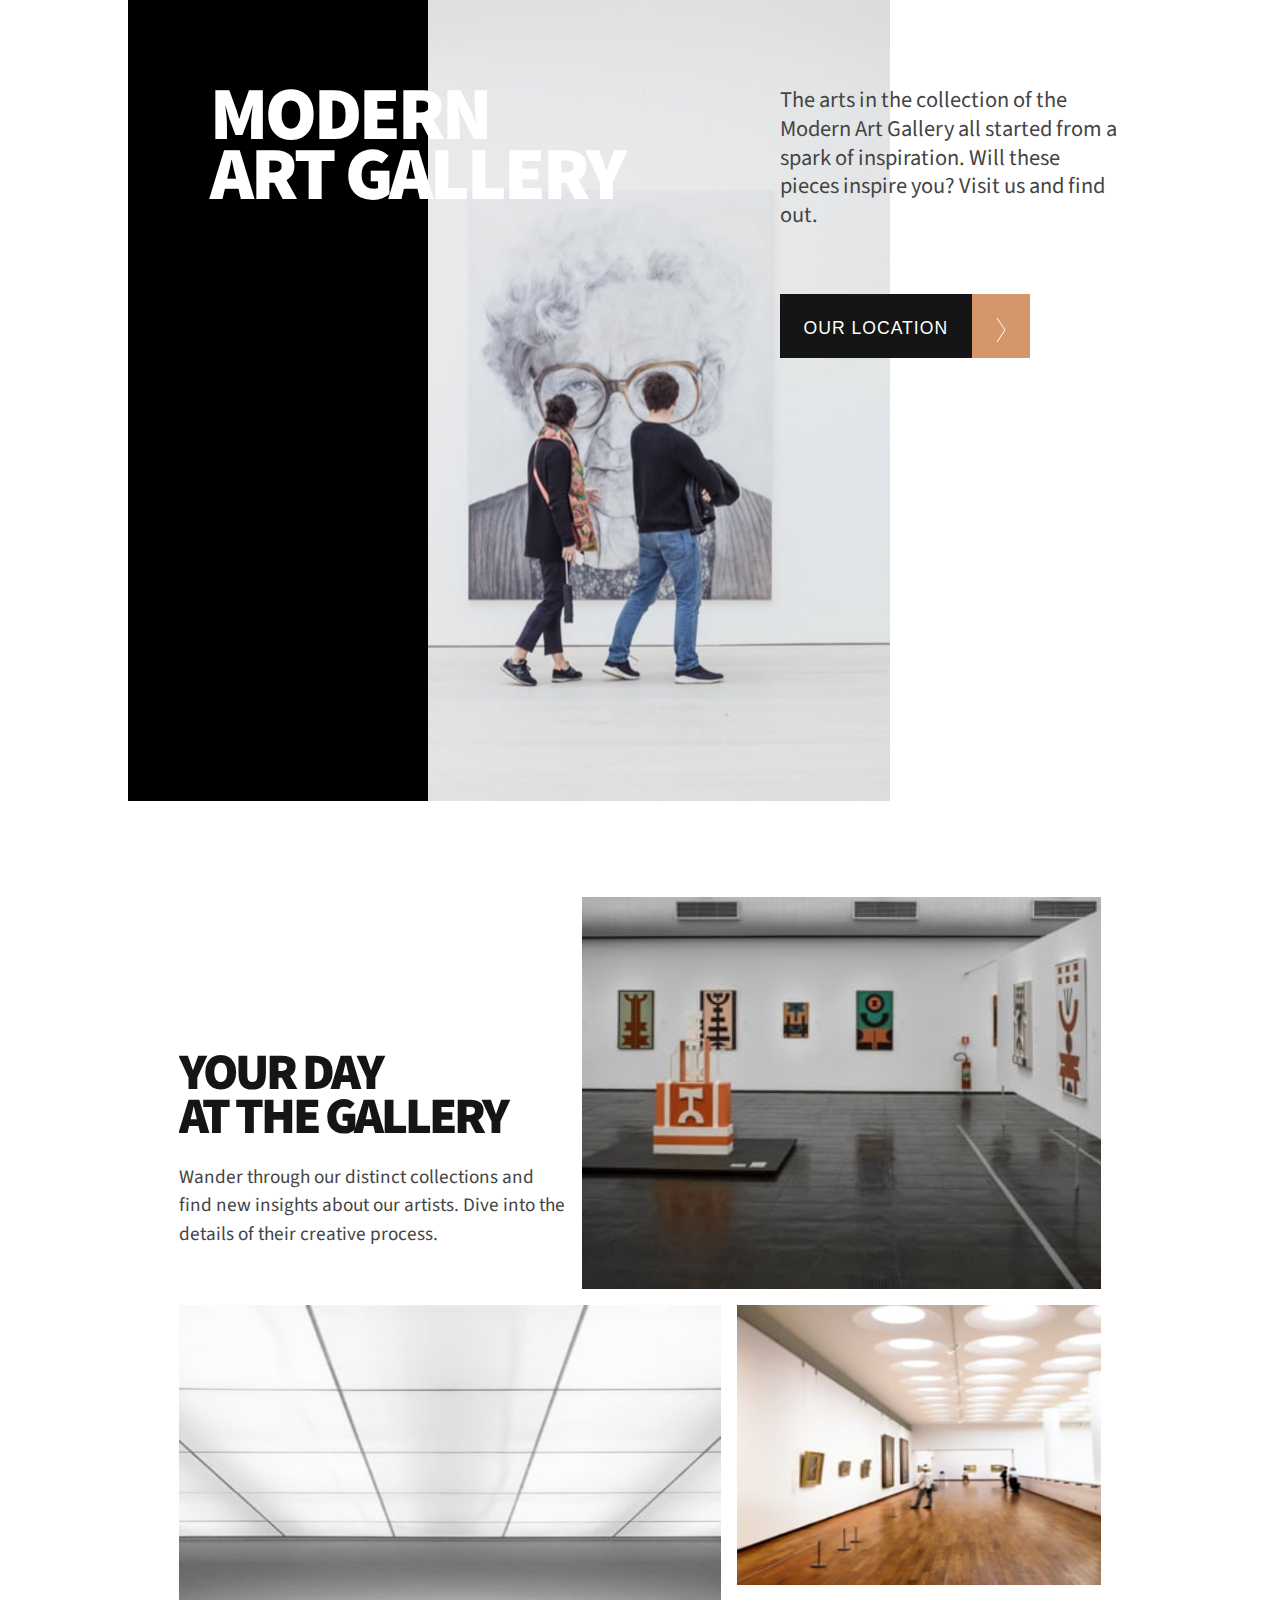
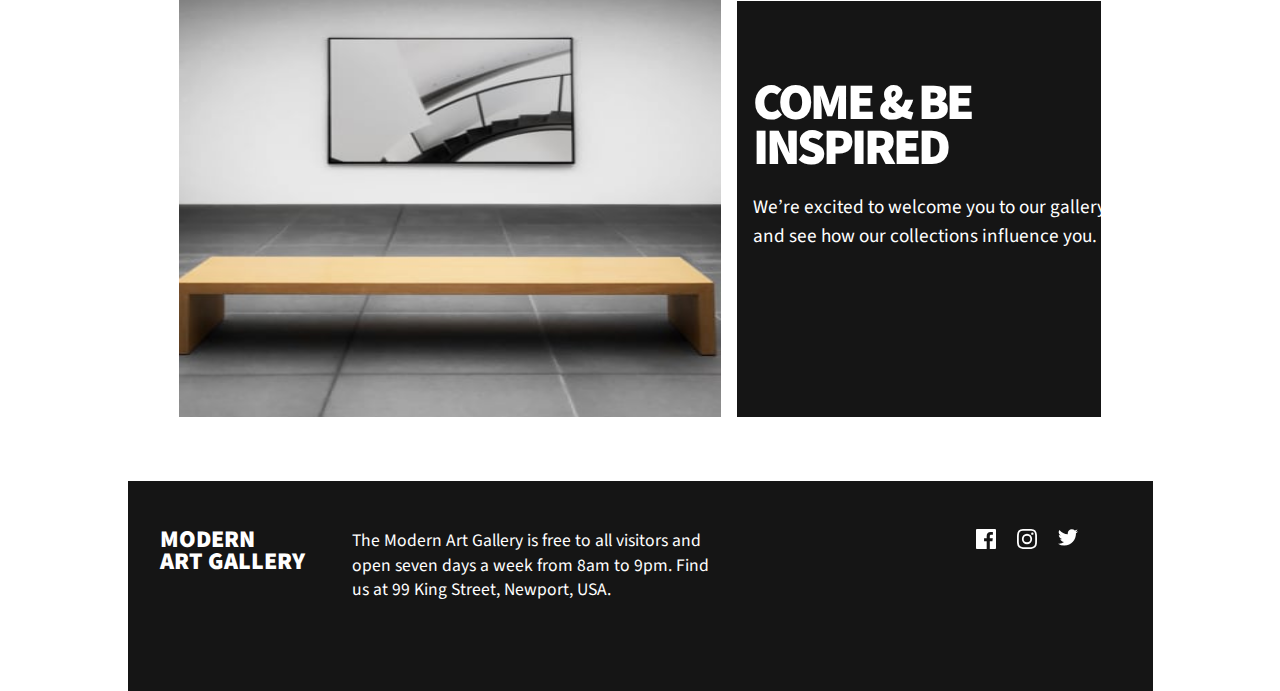
<file: index.html>
<!DOCTYPE html>
<html lang="en">
  <head>
    <meta charset="UTF-8" />
    <meta name="viewport" content="width=device-width, initial-scale=1.0" />
    <link rel="preconnect" href="https://fonts.googleapis.com" />
    <link rel="preconnect" href="https://fonts.gstatic.com" crossorigin />
    <link
      href="https://fonts.googleapis.com/css2?family=Source+Sans+Pro:wght@400;700;900&display=swap"
      rel="stylesheet"
    />
    <link rel="stylesheet" href="/style.css" />
    <link
      rel="icon"
      type="image/png"
      sizes="32x32"
      href="./assets/favicon-32x32.png"
    />

    <title>Art gallery website</title>
  </head>
  <body>
    <header class="hero">
      <img class="hero-img" src="/assets/mobile/image-hero.jpg" />
      <div class="hero-wrapper">
        <h1 class="hero-header header">
          Modern <br />
          Art Gallery
        </h1>

        <p class="hero-text paragraph">
          The arts in the collection of the Modern Art Gallery all started from
          a spark of inspiration. Will these pieces inspire you? Visit us and
          find out.
        </p>
        <a class="hero-buttons" href="/location.html">
        <div class="hero-buttons">
          <button class="hero-btn-dark btn">OUR location</button>
            <button class="hero-btn-light btn">
              <img src="/assets/icon-arrow-right.svg" />
            </button>
          </div>
        </div>
      </a>
    </header>

    <main class="gallery-grid">
      <!-- <picture>
      <source media="(min-width: 630px)" srcset="/assets/tablet/image-grid-1.jpg">
      <img class="picture1" src="/assets/mobile/image-grid-1.jpg" alt="Chinese room">
    </picture> -->
      <img
        class="picture1"
        src="/assets/mobile/image-grid-1.jpg"
        alt="Chinese room"
      />
      <img
        class="picture1tablet"
        src="/assets/tablet/image-grid-1.jpg"
        alt="Chinese room"
      />

      <div class="gallery-text day light">
        <h2 class="gallery-header header light">
          Your day <br />
          at the gallery
        </h2>
        <p class="gallery-text light paragraph">
          Wander through our distinct collections and find new insights about
          our artists. Dive into the details of their creative process.
        </p>
      </div>
      <!-- <picture>
      <source media="(min-width: 630px)" srcset="/assets/tablet/image-grid-2.jpg">
      <img class="picture2" src="/assets/mobile/image-grid-2.jpg" alt="sitting area">
    </picture> -->
      <img
        class="picture2"
        src="/assets/mobile/image-grid-2.jpg"
        alt="sitting area"
      />
      <img
        class="picture2tablet"
        src="/assets/tablet/image-grid-2.jpg"
        alt="sitting area"
      />

      <!-- <picture>
      <source media="(min-width: 630px)" srcset="/assets/tablet/image-grid-3.jpg">
      <img class="picture3" src="/assets/mobile/image-grid-3.jpg" alt="main hall">
    </picture> -->
      <img
        class="picture3"
        src="/assets/mobile/image-grid-3.jpg"
        alt="main hall"
      />
      <img
        class="picture3tablet"
        src="/assets/tablet/image-grid-3.jpg"
        alt="main hall"
      />

      <div class="gallery-text gallery-dark dark">
        <h2 class="gallery-header header">Come &amp; be inspired</h2>
        <p class="gallery-text-dark paragraph">
          We’re excited to welcome you to our gallery and see how our
          collections influence you.
        </p>
      </div>
    </main>

    <footer class="footer">
      <h2 class="footer-header header">
        Modern <br />
        Art Gallery
      </h2>
      <p class="footer-text paragraph">
        The Modern Art Gallery is free to all visitors and open seven days a
        week from 8am to 9pm. Find us at 99 King Street, Newport, USA.
      </p>
      <ul class="social-links">
        <li class="social-link">
          <img
            class="social-icon"
            src="/assets/icon-facebook.svg"
            alt="facebook"
          />
        </li>
        <li class="social-link">
          <img
            class="social-icon"
            src="/assets/icon-instagram.svg"
            alt="instagram"
          />
        </li>
        <li class="social-link">
          <img
            class="social-icon"
            src="/assets/icon-twitter.svg"
            alt="twitter"
          />
        </li>
      </ul>
    </footer>

    <!-- <div class="grid">
    <div class="el1 el"></div>
    <div class="el2 el"></div>
      <div class="el3 el"></div>
      <div class="el4 el"></div>
      <div class="el5 el"></div>
      <div class="el6 el"></div>
  </div> -->
  </body>
</html>
</file>
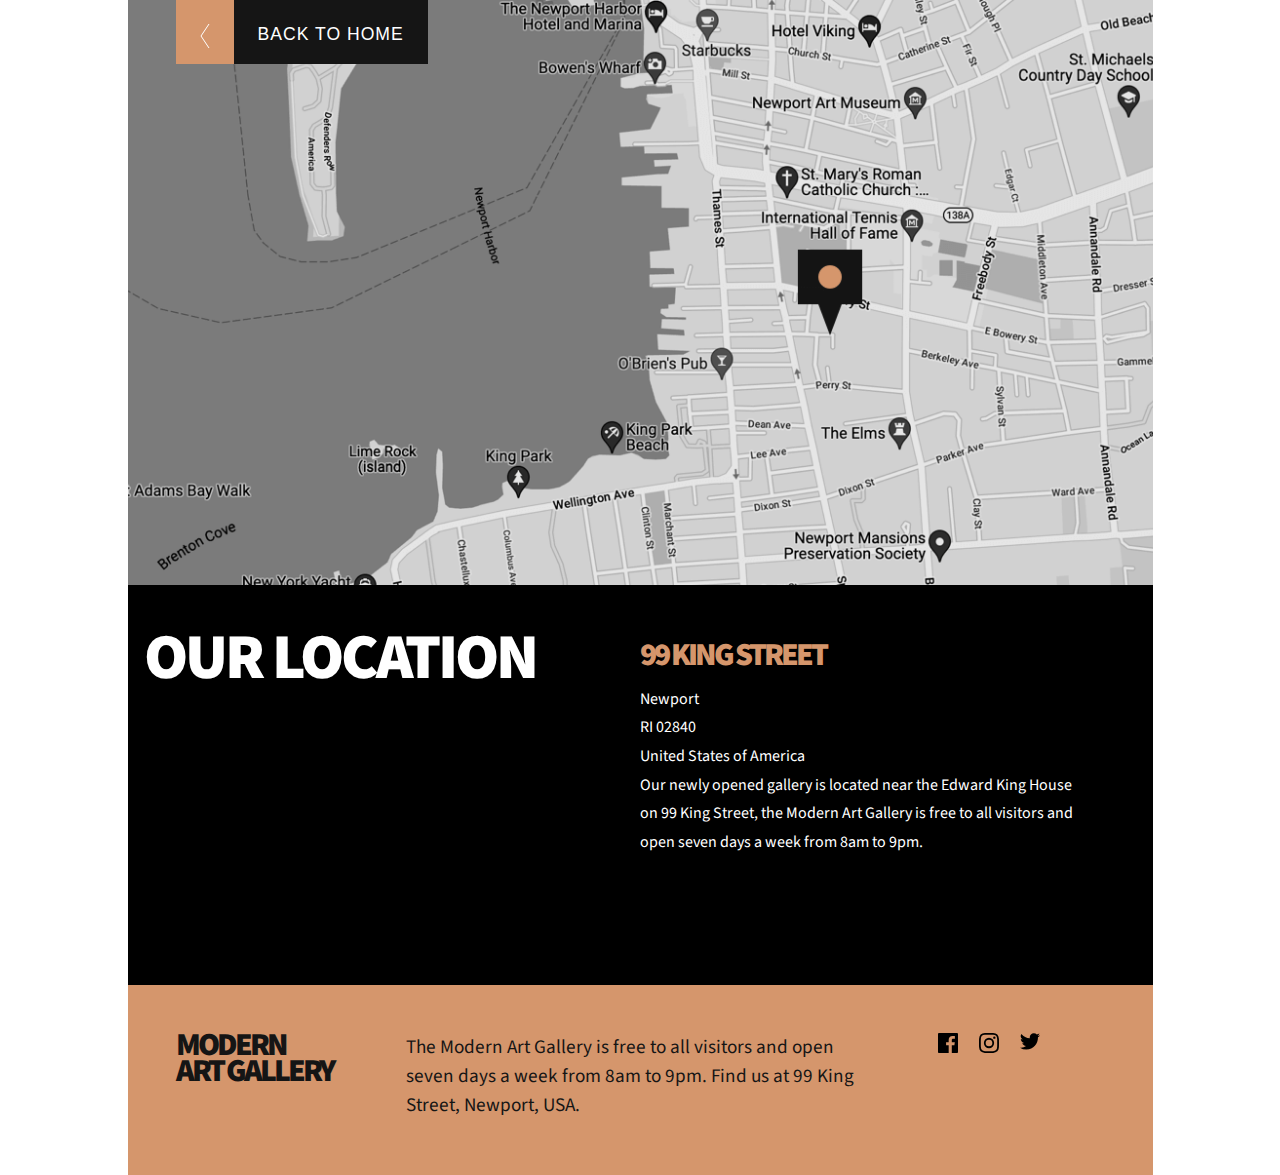
<file: location.html>
<!DOCTYPE html>
<html lang="en">
  <head>
    <meta charset="UTF-8" />
    <meta name="viewport" content="width=device-width, initial-scale=1.0" />
    <link rel="preconnect" href="https://fonts.googleapis.com" />
    <link rel="preconnect" href="https://fonts.gstatic.com" crossorigin />
    <link
      href="https://fonts.googleapis.com/css2?family=Source+Sans+Pro:wght@400;700;900&display=swap"
      rel="stylesheet"
    />
    <link rel="stylesheet" href="/style.css" />
    <link
      rel="icon"
      type="image/png"
      sizes="32x32"
      href="./assets/favicon-32x32.png"
    />

    <title>Frontend Mentor | Art gallery website</title>
  </head>
  <body>
    <header class="location-header">
      <a class="location-btns" href="index.html">

        <div class="hero-buttons">
          
          <button class="hero-btn-light btn">
            <img src="/assets/icon-arrow-left.svg" />
          </button>
          <button class="hero-btn-dark btn">Back to Home</button>
        </div>
      </a>
    </header>
    <main class="location-main">
      <h2 class="header header-white">Our location</h2>
      <h3 class="header header-golden">99 King Street</h3>
      <p class="paragraph paragraph-location address">
        Newport <br />
        RI 02840 <br />
        United States of America
      </p>
      <p class="paragraph paragraph-location par">
        Our newly opened gallery is located near the Edward King House on 99
        King Street, the Modern Art Gallery is free to all visitors and open
        seven days a week from 8am to 9pm.
      </p>
    </main>
    <footer class="footer-location">
      <h2 class="footer-header-location header">
        Modern <br />
        Art Gallery
      </h2>
      <p class="footer-text-location paragraph">
        The Modern Art Gallery is free to all visitors and open seven days a
        week from 8am to 9pm. Find us at 99 King Street, Newport, USA.
      </p>
      <ul class="social-links">
        <li class="social-link">
          <img
            class="social-icon-location"
            src="/assets/icon-facebook-black.svg"
            alt="facebook"
          />
        </li>
        <li class="social-link">
          <img
            class="social-icon-location"
            src="/assets/icon-instagram-black.svg"
            alt="instagram"
          />
        </li>
        <li class="social-link">
          <img
            class="social-icon-location"
            src="/assets/icon-twitter-black.svg"
            alt="twitter"
          />
        </li>
      </ul>
    </footer>
  </body>
</html>
</file>
<file: style.css>
* {
  margin: 0;
  padding: 0;
  box-sizing: border-box;
}
html,
body {
  max-width: 100%;
  overflow-x: hidden;
}
body {
  font-family: "Source Sans Pro", sans-serif;
  color: rgb(21, 21, 21);
  font-size: 62.5%;
}
img {
  margin-bottom: 1.3rem;
}


a:link, a:visited{
  text-decoration: none;
}

.hero-wrapper,
.gallery-grid {
  width: 90%;
  margin: 2rem auto;
}

.paragraph {
  color: rgb(68, 68, 68);
  font-size: 1.2rem;
  line-height: 1.8rem;
  margin-bottom: 2.5rem;
}
.header {
  font-size: 3.2rem;
  line-height: 2.8rem;
  letter-spacing: -3px;
  text-transform: uppercase;
  font-weight: 900;
  margin-bottom: 2.5rem;
}
.hero-text {
  margin-bottom: 2rem;
}
.btn {
  border: none;
  background-color: none;
  text-transform: uppercase;
  font-size: 1.1rem;
  letter-spacing: 1px;
  padding: 1.5rem 1.5rem;
  max-height: 4rem;
}
.hero-buttons {
  display: flex;
  margin-bottom: 7rem;
}
.hero-btn-dark {
  color: #fff;
  background-color: rgb(21, 21, 21);
}
.hero-btn-light {
  color: #fff;
  background-color: #d5966c;
}
.gallery-header {
  margin-bottom: 1.4rem;
}
.dark {
  background-color: rgb(21, 21, 21);
  color: #fff;
  padding: 2rem 1rem;
}
.gallery-text-dark {
  color: #fff;
  margin-bottom: 1rem;
}
.footer {
  color: #fff;
  background-color: rgb(21, 21, 21);
  padding: 2rem 2rem;
}
.footer-header {
  font-size: 1.5rem;
  line-height: 0.9;
  letter-spacing: 0px;
}
.footer-text {
  font-size: 1.1rem;
  line-height: 1.4;
  color: #fff;
}
.social-links {
  list-style: none;
  display: flex;
  flex-direction: row;
  gap: 1.3rem;
}
.picture1tablet,
.picture2tablet,
.picture3tablet {
  display: none;
}

/* ===================== LOCATION ===================== */

.location-header{
    background-image: url(/assets/mobile/image-map.png);
    /* background-position: center; */
    background-size: cover;
    /* background-repeat: no-repeat; */
    
    object-fit: contain;
    min-width: 100%;
    /* width: 100%; */
    min-height: 65vh;
    /* height: 65%; */
    background-color: rgb(119, 113, 113);

}
.location-main{
    background-color: black;
    padding: 3rem 1rem .5rem;
}
.header-white{
    color: #fff;
    font-size: 2.5rem;
}
.header-golden{
    color: #d5966c;
    font-size: 2rem;
}
.paragraph-location{
    color: #fff;
    font-size: 1rem;
}
.footer-location{
    background-color: #d5966c;
    padding: 1rem;
}
.footer-text-location{
    color: rgb(21, 21, 21);
    
}





@media screen and (min-width: 630px) {
  .picture1tablet,
  .picture2tablet,
  .picture3tablet {
    display: block;
  }
  .picture1,
  .picture2,
  .picture3 {
    display: none;
  }

  img {
    margin-bottom: 0;
  }
  .hero-img {
    display: none;
  }
  .hero {
    background-image: url(/assets/tablet/image-hero.jpg);
    height: 43rem;
    background-repeat: no-repeat;
    display: grid;
    grid-template: repeat(4, 1fr) / 1fr 1fr;
    max-width: 820px;
  }
  .hero-wrapper {
    max-width: 22rem;
    grid-column: 2;
    grid-row: 3;
    margin: 0;
    margin-top: 5rem;
    width: 100%;
  }
  .hero-header {
    font-size: 3.7rem;
    margin-bottom: 4rem;
    line-height: 0.8;
  }
  .hero .paragraph {
    font-size: 1.4rem;
    margin-bottom: 4rem;
  }
  .gallery-grid {
    width: 95%;
    max-width: 90%;
    height: 70rem;
    margin: 6rem auto 0;
    display: grid;
    justify-content: stretch;
    justify-items: stretch;
    grid-template-columns: 42% 15% 42%;
    grid-template-rows: 35% 25% 40%;
    grid-template-areas:
      "textTop topPicture topPicture"
      "bigPicture bigPicture smallPicture"
      "bigPicture bigPicture bottomText";
    gap: 1rem;
    overflow: hidden;
    margin-bottom: 4rem;
  }

  .picture1tablet {
    grid-area: topPicture;
    align-self: end;
  }
  .day {
    grid-area: textTop;
    align-self: end;
    justify-self: center;
  }

  .picture2tablet {
    grid-area: bigPicture;
    max-width: 100%;
    max-height: 100%;
  }

  .picture3tablet {
    grid-area: smallPicture;
    max-width: 100%;
    max-height: 100%;
    align-self: stretch;
  }
  .gallery-dark {
    grid-area: bottomText;
    padding: 5rem 1rem;
    margin-bottom: 6.6rem;
    height: 100%;
  }
  .gallery-text-dark {
    width: 100%;
  }
  .footer {
    /* max-width: 40rem; */
    display: grid;
    grid-template-columns: 20% 65% 1fr;
    padding: 3rem 2rem;
  }
  .footer-text {
    max-width: 60%;
  }

  /* ===================== LOCATION ===================== */

  .location-btns{
    display: block;
    margin-left: 3rem;
  }
  .location-header{
    background-image: url(/assets/tablet/image-map.png);
    /* background-size: contain; */
    background-repeat: no-repeat;
  }
  .header-white{
    font-size: 4rem;
    line-height: .8;

  }
  .location-main{
    display: grid;
    grid-template-areas: "header street"
                          "header address"
                          ". par";
    grid-template-columns: 1fr 1fr;
    grid-template-rows: 15% 25% 1fr ;
  }
  .header-golden{
    grid-area: street;

  }
  .address{
    grid-area: address;
  }
  .par{
    grid-area: par;
    width: 90%;
  }
  .footer-location{
    display: grid;
    grid-template-columns: 20% 1fr 20%;
    padding-top: 3rem;
    gap: 4rem;
  }
  .footer-header-location{
    font-size: 2rem;
    line-height: .8;
    padding-left: 2rem;
  }


}

@media screen and (min-width: 1024px) {
  .hero {
    height: 89vh;
    background-image: url(/assets/desktop/image-hero.jpg);
    background-size: 70%;
    background-position-x: center;
    transform: translate(10%);
    position: relative;
    background-size: contain;
    background-repeat: no-repeat;
  }
  .hero::before {
    content: "";
    height: 100%;
    width: 50%;
    position: absolute;
    top: 0;
    left: -12rem;
    background-color: black;
  }
  .hero-wrapper {
    display: grid;
    grid-template-areas:
      "header par"
      ". CTA";
    grid-template-columns: 60% 1fr;
    min-width: 950px;
    /* max-width: 500px; */
    z-index: 3;
    margin: -8rem auto 0;
    max-width: 14rem;

  }
  .hero-text {
    width: 90%;
  }
  .hero-buttons {
    grid-area: CTA;
    /* min-width: 20rem; */
  }
  .hero-header {
    color: #fff;
    font-size: 75px;
  }
  
 
}
@media screen and (min-width: 1025px){
    body{
        max-width: 1025px;
        margin: 0 auto;
    }


    /* ===================== LOCATION ===================== */

    .location-header{
      background-image: url(/assets/desktop/image-map.png);
    }
   
}
</file>
